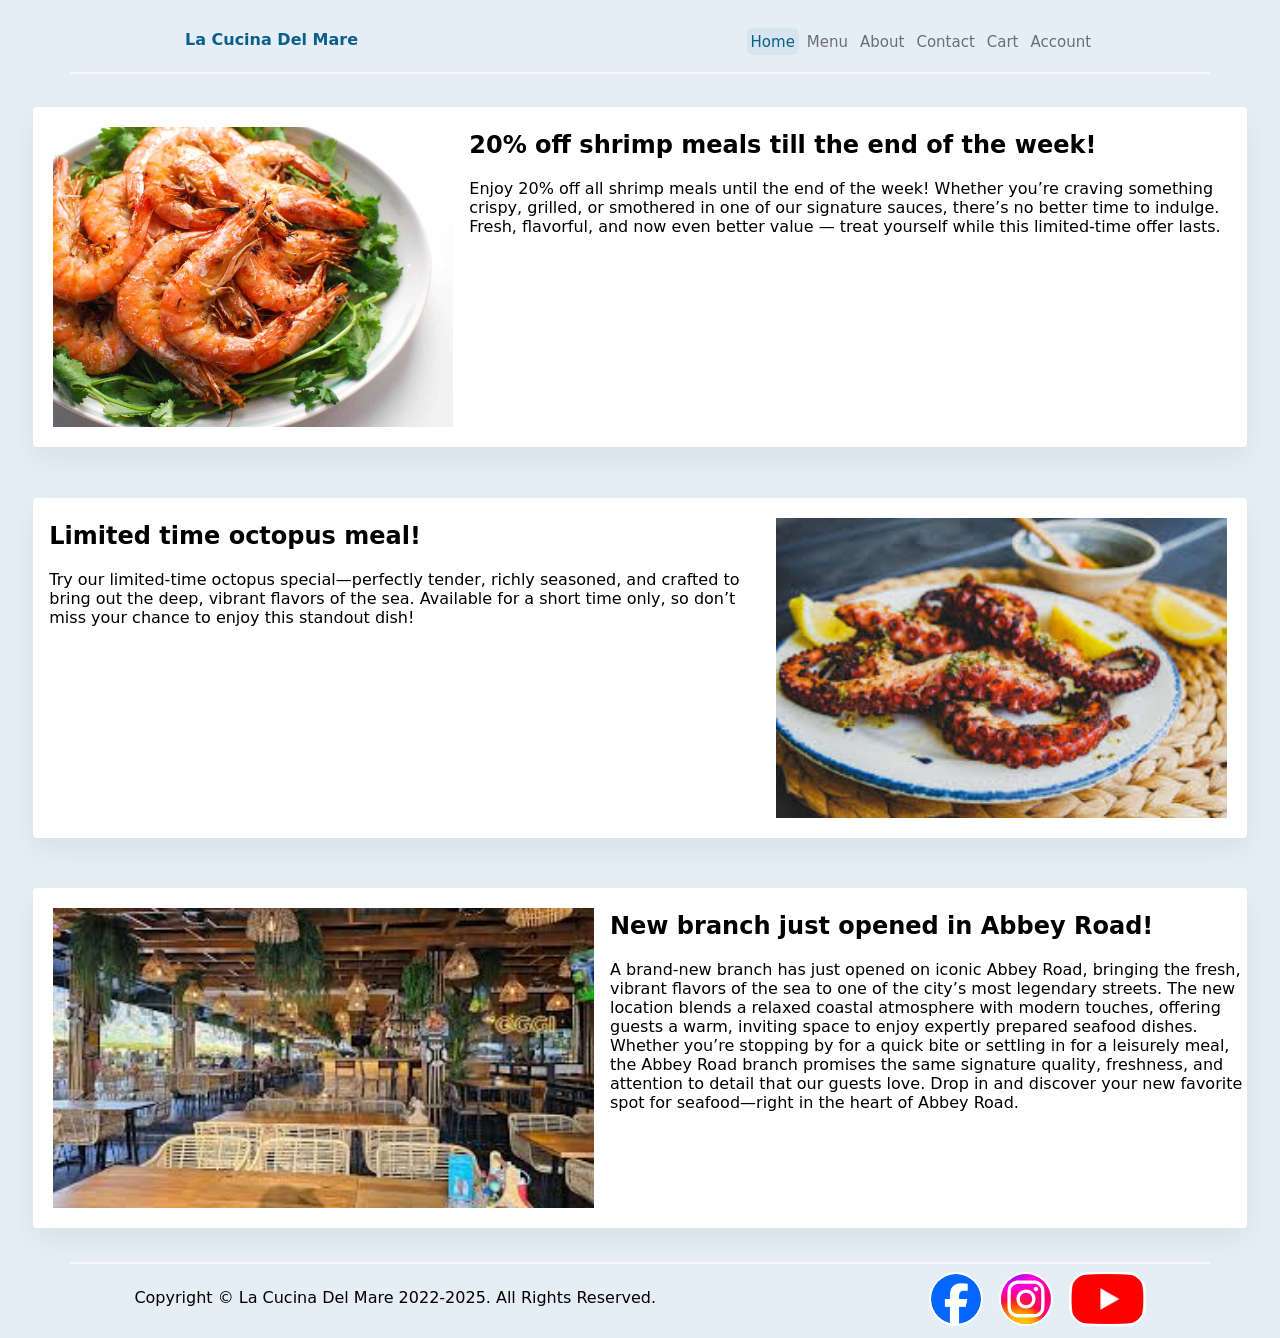
<file: Pages/index.html>
<!DOCTYPE html>
<html lang="en">
  <head>
    <meta charset="UTF-8" />
    <meta name="viewport" content="width=device-width, initial-scale=1.0" />
    <title>La Cucina Del Mare</title>
    <link rel="icon" type="image/x-icon" href="../Assets/prawn.png" />
    <script src="../jquery-3.7.1.min.js.js"></script>
    <link rel="stylesheet" href="../Stylesheets/styleHome.css" />
    <script src="../Scripts/homePageScript.js"></script>
</head>
<body>
    <header>
        <div class="top">
            <div class="logoTitle">
                <h1>La Cucina Del Mare</h1>
            </div>
        <nav>
        <ul class="navBar">
            <li class="cur-page"><a href="">Home</a></li>
            <li><a href="Menu.php">Menu</a></li>
            <li><a href="about-alt.html">About</a></li>
            <li><a href="../Backend/contact.php">Contact</a></li>
            <li><a href="cart.php">Cart</a></li>
            <li><a href="account.php">Account</a></li>
        </ul>  
        </nav>
      </div>
    </header>
    <main>
      <hr class="top-main-seperator" />
      <!-- First Post -->
      <div class="post">
        <div class="img-div">
          <img src="../Assets/shrimp.jpg" class="content-img" width="100%" />
        </div>
        <div class="description">
          <h2>20% off shrimp meals till the end of the week!</h2>
          <p>
            Enjoy 20% off all shrimp meals until the end of the week! Whether
            you’re craving something crispy, grilled, or smothered in one of our
            signature sauces, there’s no better time to indulge. Fresh,
            flavorful, and now even better value — treat yourself while this
            limited-time offer lasts.
          </p>
        </div>
      </div>
      <!-- Second Post -->
      <div class="post">
        <div class="description shift-right">
          <h2>Limited time octopus meal!</h2>
          <p>
            Try our limited-time octopus special—perfectly tender, richly
            seasoned, and crafted to bring out the deep, vibrant flavors of the
            sea. Available for a short time only, so don’t miss your chance to
            enjoy this standout dish!
          </p>
        </div>
        <div class="img-div">
          <img
            src="../Assets/cooked_octo.jpg"
            class="content-img"
            width="100%"
          />
        </div>
      </div>
      <!-- Third Post -->
      <div class="post">
        <div class="img-div">
          <img
            src="../Assets/restaurant_img1.jpg"
            class="content-img"
            width="100%"
            id="photo1"
          />
          <img
            src="../Assets/restaurant_img2.jpg"
            class="content-img"
            width="100%"
            style="display: none"
            id="photo2"
          />
          <img
            src="../Assets/restaurant_img3.jpg"
            class="content-img"
            width="100%"
            style="display: none"
            id="photo3"
          />
        </div>
        <div class="description">
          <h2>New branch just opened in Abbey Road!</h2>
          <p>
            A brand-new branch has just opened on iconic Abbey Road, bringing
            the fresh, vibrant flavors of the sea to one of the city’s most
            legendary streets. The new location blends a relaxed coastal
            atmosphere with modern touches, offering guests a warm, inviting
            space to enjoy expertly prepared seafood dishes. Whether you’re
            stopping by for a quick bite or settling in for a leisurely meal,
            the Abbey Road branch promises the same signature quality,
            freshness, and attention to detail that our guests love. Drop in and
            discover your new favorite spot for seafood—right in the heart of
            Abbey Road.
          </p>
        </div>
      </div>
      <!---->
    </main>
    <hr />
    <footer>
      <p class="Copyright">
        Copyright © La Cucina Del Mare 2022-2025. All Rights Reserved.
      </p>
      <div class="social-media">
        <a href="https://www.facebook.com/" target="_blank"
          ><img src="../Assets/facebook.png" class="social-img"
        /></a>
        <a href="https://www.instagram.com/" target="_blank"
          ><img src="../Assets/Instagram_logo_2022.svg" class="social-img"
        /></a>
        <a href="https://www.youtube.com/" target="_blank"
          ><img
            src="../Assets/Youtube_logo.png"
            class="social-img"
            id="youtube"
        /></a>
      </div>
    </footer>
  </body>
</html>
</file>
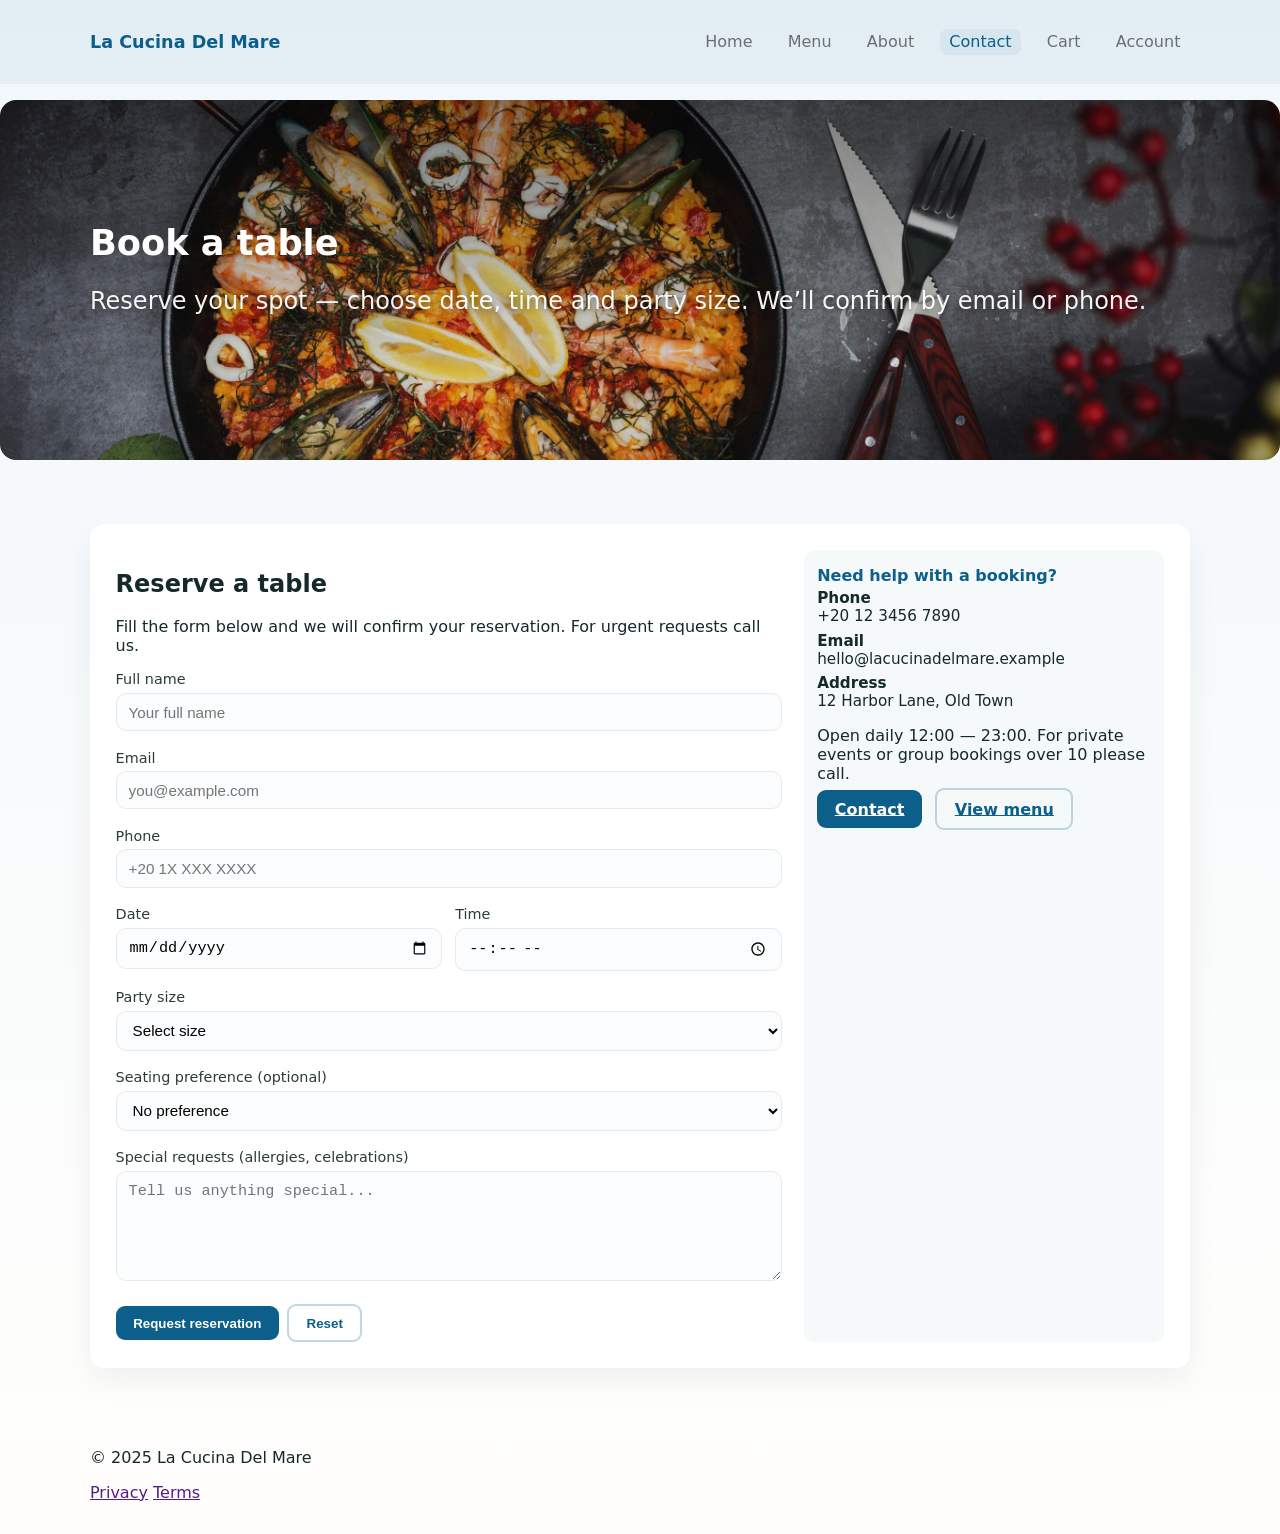
<file: Pages/booktabel.html>
<!DOCTYPE html>
<html lang="en">
  <head>
    <meta charset="utf-8" />
    <meta name="viewport" content="width=device-width, initial-scale=1" />
    <title>Book a table - La Cucina Del Mare</title>
    <link rel="stylesheet" href="../Stylesheets/booktable.css" />
    <link rel="icon" type="image/x-icon" href="../Assets/prawn.png" />
  </head>

  <body>
    <header class="alt-header">
      <div class="alt-container">
        <a class="alt-logo" href="../Pages/index.html">
          La Cucina Del Mare
        </a>
        <nav class="alt-nav">
          <ul>
            <li><a href="../Pages/index.html">Home</a></li>
            <li><a href="../Pages/Menu.php">Menu</a></li>
            <li><a href="../Pages/about-alt.html">About</a></li>
            <li><a href="../Pages/contact.html" class="active">Contact</a></li>
            <li><a href="../Pages/cart.php">Cart</a></li>
            <li><a href="../Pages/account.php">Account</a></li>
          </ul>
        </nav>
      </div>
    </header>

    <main class="alt-main">
      <section class="alt-hero">
        <div class="alt-overlay"></div>
        <div class="alt-hero-inner alt-container">
          <h1>Book a table</h1>
          <p class="sub">
            Reserve your spot — choose date, time and party size. We’ll confirm
            by email or phone.
          </p>
        </div>
      </section>

      <section class="alt-about alt-container" id="booking">
        <div class="contact-card booking-grid">
          <div>
            <h2>Reserve a table</h2>
            <p class="alt-note">
              Fill the form below and we will confirm your reservation. For
              urgent requests call us.
            </p>

            <form id="bookingForm" class="booking-form" novalidate>
              <label for="b-name">Full name</label>
              <input
                id="b-name"
                name="name"
                type="text"
                required
                placeholder="Your full name"
              />

              <label for="b-email">Email</label>
              <input
                id="b-email"
                name="email"
                type="email"
                required
                placeholder="you@example.com"
              />

              <label for="b-phone">Phone</label>
              <input
                id="b-phone"
                name="phone"
                type="tel"
                required
                placeholder="+20 1X XXX XXXX"
              />

              <div class="row">
                <div class="col">
                  <label for="b-date">Date</label>
                  <input id="b-date" name="date" type="date" required />
                </div>
                <div class="col">
                  <label for="b-time">Time</label>
                  <input id="b-time" name="time" type="time" required />
                </div>
              </div>

              <label for="b-size">Party size</label>
              <select id="b-size" name="size" required>
                <option value="">Select size</option>
                <option>1</option>
                <option>2</option>
                <option>3</option>
                <option>4</option>
                <option>5</option>
                <option>6</option>
                <option>7</option>
                <option>8</option>
                <option>9</option>
                <option>10</option>
              </select>

              <label for="b-seating">Seating preference (optional)</label>
              <select id="b-seating" name="seating">
                <option value="">No preference</option>
                <option>Indoor</option>
                <option>Outdoor</option>
                <option>Window</option>
                <option>Quiet corner</option>
              </select>

              <label for="b-requests">
                Special requests (allergies, celebrations)
              </label>
              <textarea
                id="b-requests"
                name="requests"
                placeholder="Tell us anything special..."
              ></textarea>

              <div style="display:flex; gap:0.5rem; align-items:center; margin-top:0.4rem;">
                <button type="submit" class="alt-btn">
                  Request reservation
                </button>
                <button type="reset" class="alt-btn alt-outline">
                  Reset
                </button>
              </div>
            </form>
          </div>

          <aside class="contact-info">
            <h4>Need help with a booking?</h4>
            <div class="contact-meta">
              <div>
                <strong>Phone</strong>
                <div>+20 12 3456 7890</div>
              </div>
              <div>
                <strong>Email</strong>
                <div>hello@lacucinadelmare.example</div>
              </div>
              <div>
                <strong>Address</strong>
                <div>12 Harbor Lane, Old Town</div>
              </div>
            </div>

            <p class="alt-note">
              Open daily 12:00 — 23:00. For private events or group bookings
              over 10 please call.
            </p>

            <div style="margin-top: 0.6rem">
              <a class="alt-btn" href="../Pages/contact.html">Contact</a>
              <a
                style="margin-left: 0.5rem"
                class="alt-btn alt-outline"
                href="../Pages/Menu.html"
              >
                View menu
              </a>
            </div>
          </aside>
        </div>
      </section>
    </main>

    <footer class="alt-footer">
      <div class="alt-container">
        <p>&copy; <span id="alt-year">2025</span> La Cucina Del Mare</p>
        <nav>
          <a href="">Privacy</a>
          <a href="">Terms</a>
        </nav>
      </div>
    </footer>

    <div id="bookingSuccess" class="alt-success">
      <div class="box">
        <h3>Reservation received</h3>
        <p>
          Thanks! Your reservation request has been received. We'll confirm by
          email or phone shortly.
        </p>
        <button id="closeBooking" class="alt-btn">OK</button>
      </div>
    </div>

    <script src="../Scripts/booktable.js"></script>
  </body>
</html>
</file>
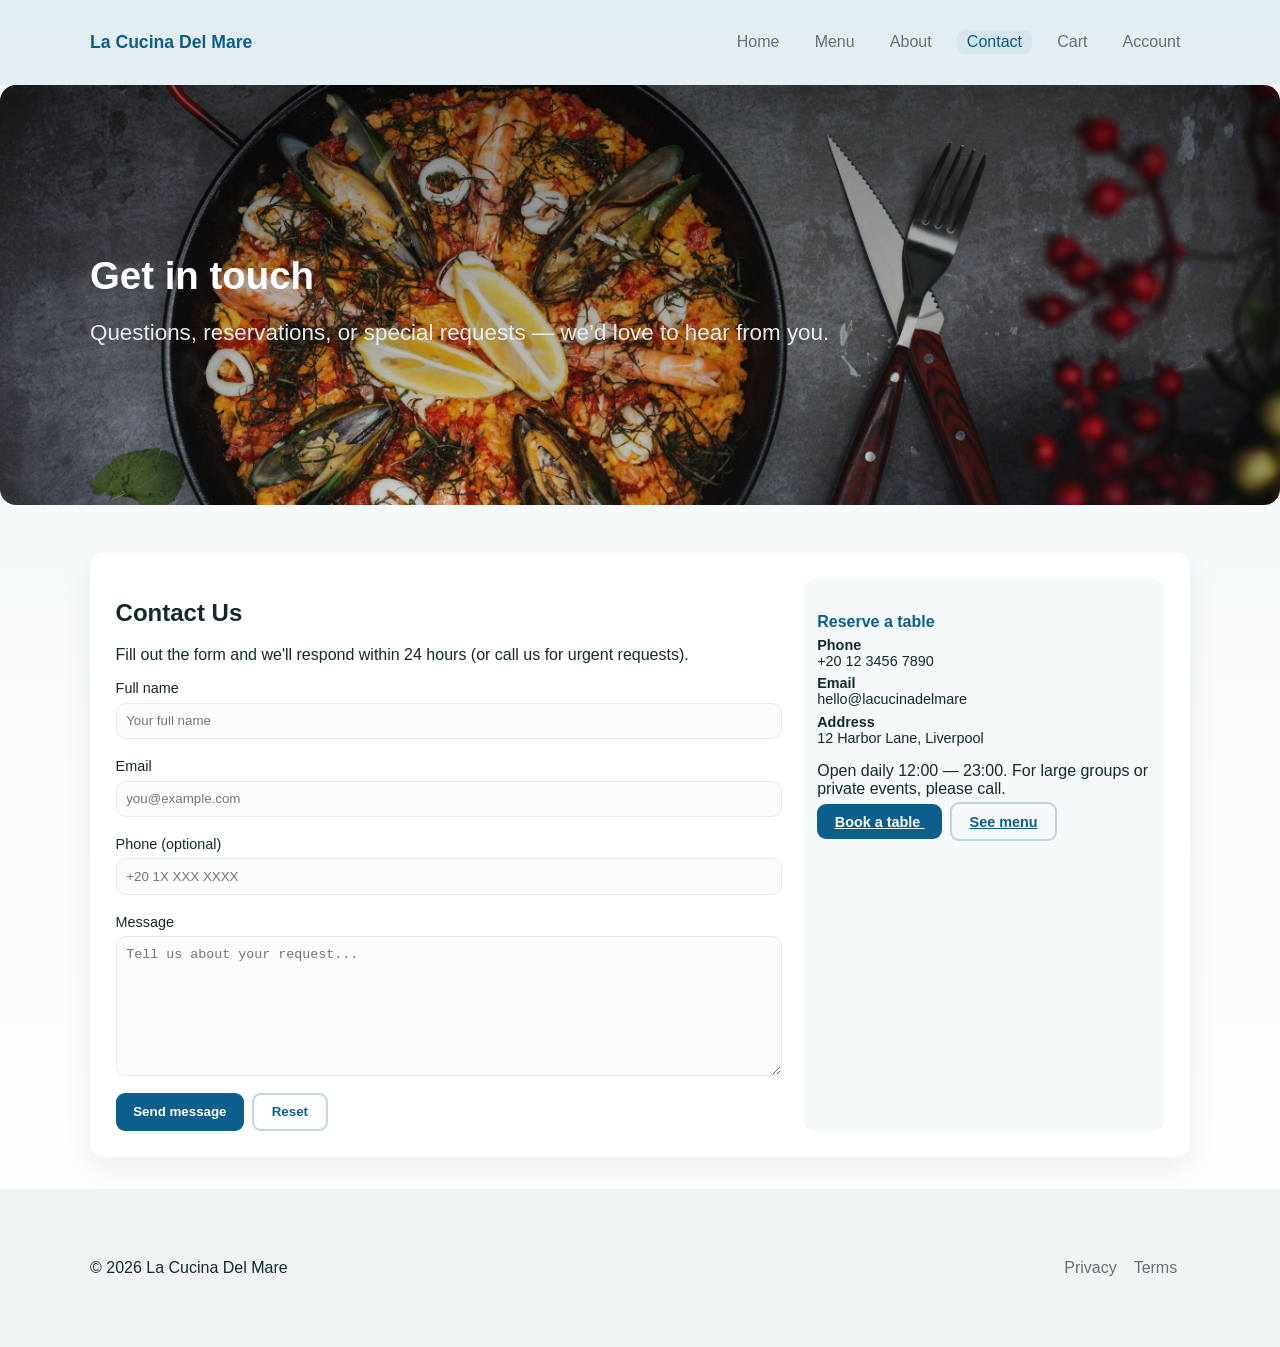
<file: Pages/contact.html>
<!DOCTYPE html>
<html lang="en">
  <head>
    <meta charset="utf-8" />
    <meta name="viewport" content="width=device-width, initial-scale=1" />
    <title>Contact - La Cucina Del Mare</title>

    <link rel="stylesheet" href="../Stylesheets/contact.css" />
    <link rel="icon" href="../Assets/prawn.png" />
  </head>

  <body>
  
    <header class="alt-header">
      <div class="alt-container">
        <a class="alt-logo" href="../Pages/index.html">
          La Cucina Del Mare
        </a>

        <nav class="alt-nav">
          <ul>
            <li><a href="../Pages/index.html">Home</a></li>
            <li><a href="../Pages/Menu.php">Menu</a></li>
            <li><a href="../Pages/about-alt.html">About</a></li>
            <li>
              <a href="../Backend/contact.php" class="active">Contact</a>
            </li>
            <li><a href="../Pages/cart.php">Cart</a></li>
            <li><a href="../Pages/account.php">Account</a></li>
          </ul>
        </nav>
      </div>
    </header>

    
    <main class="alt-main">
     
      <section class="alt-hero">
        <div class="alt-overlay"></div>

        <div class="alt-hero-inner alt-container">
          <h1>Get in touch</h1>
          <p class="sub">
            Questions, reservations, or special requests — we’d love to hear
            from you.
          </p>
        </div>
      </section>

     
      <section class="alt-about alt-container" id="contact">
        <div class="contact-card">
        
          <div>
            <h2>Contact Us</h2>
            <p class="alt-note">
              Fill out the form and we'll respond within 24 hours
              (or call us for urgent requests).
            </p>

            <form
              id="contactForm"
              class="contact-form"
              method="post"
              action="contact.php"
              novalidate
            >
              <label for="name">Full name</label>
              <input
                id="name"
                name="name"
                type="text"
                required
                placeholder="Your full name"
              />

              <label for="email">Email</label>
              <input
                id="email"
                name="email"
                type="email"
                required
                placeholder="you@example.com"
              />

              <label for="phone">Phone (optional)</label>
              <input
                id="phone"
                name="phone"
                type="tel"
                placeholder="+20 1X XXX XXXX"
              />

              <label for="message">Message</label>
              <textarea
                id="message"
                name="message"
                required
                placeholder="Tell us about your request..."
              ></textarea>

              <div style="display: flex; gap: 0.5rem">
                <button type="submit" class="alt-btn">
                  Send message
                </button>
                <button type="reset" class="alt-btn alt-outline">
                  Reset
                </button>
              </div>
            </form>
          </div>

          <aside class="contact-info">
            <h4>Reserve a table</h4>

            <div class="contact-meta">
              <div>
                <strong>Phone</strong>
                <div>+20 12 3456 7890</div>
              </div>

              <div>
                <strong>Email</strong>
                <div>hello@lacucinadelmare</div>
              </div>

              <div>
                <strong>Address</strong>
                <div>12 Harbor Lane, Liverpool</div>
              </div>
            </div>

            <p class="alt-note">
              Open daily 12:00 — 23:00.
              For large groups or private events, please call.
            </p>

            <div style="margin-top: 0.6rem">
              <a
                class="alt-btn"
                href="../Pages/booktabel.html"
                id="bookLink"
              >
                Book a table
              </a>

              <a
                class="alt-btn alt-outline"
                href="../Pages/Menu.html"
                style="margin-left: 0.5rem"
              >
                See menu
              </a>
            </div>
          </aside>
        </div>
      </section>
    </main>

  
    <footer class="alt-footer">
      <div class="alt-container">
        <p>&copy; <span id="alt-year">2025</span> La Cucina Del Mare</p>

        <nav>
          <a href="/privacy.html">Privacy</a>
          <a href="/terms.html">Terms</a>
        </nav>
      </div>
    </footer>

   
    <div id="success" class="alt-success">
      <div class="box">
        <h3>Message sent</h3>
        <p>Thanks! Your message has been prepared.</p>
        <button id="closeSuccess" class="alt-btn">OK</button>
      </div>
    </div>

   
    <script src="../Scripts/contact.js"></script>
  </body>
</html>
</file>
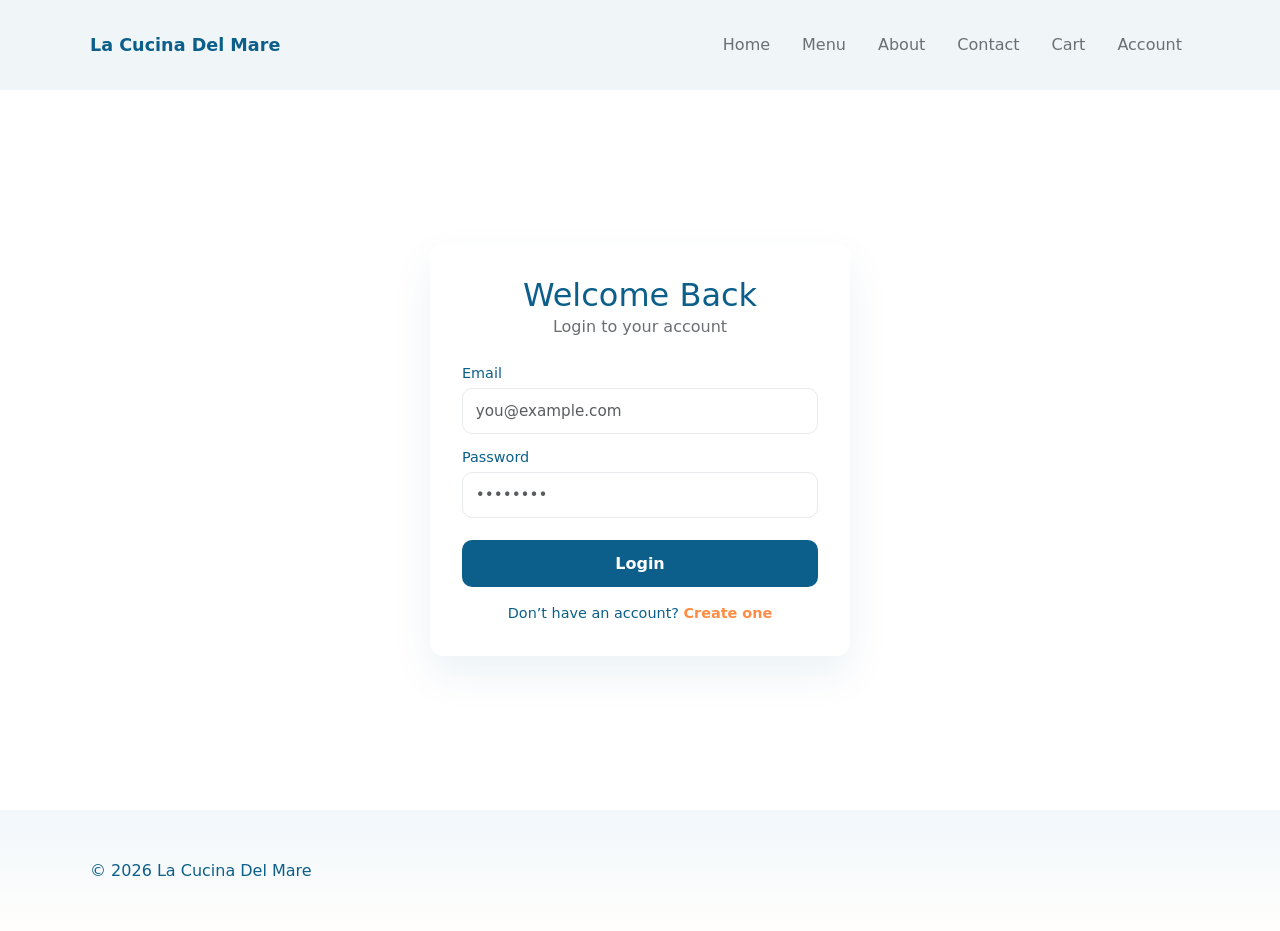
<file: Pages/login.html>
<!DOCTYPE html>
<html lang="en">
  <head>
    <meta charset="UTF-8" />
    <meta name="viewport" content="width=device-width, initial-scale=1.0" />
    <title>Login — La Cucina Del Mare</title>

    <link
      href="https://cdn.jsdelivr.net/npm/bootstrap@5.3.3/dist/css/bootstrap.min.css"
      rel="stylesheet"
    />
    <link rel="stylesheet" href="../Stylesheets/Menu.css" />
    <link rel="stylesheet" href="../Stylesheets/login.css" />
  </head>
  <script>
    const params = new URLSearchParams(window.location.search);
    if (params.get("registered") === "1") {
      const msg = document.getElementById("register-success");
      if (msg) msg.style.display = "block";
    }
  </script>

  <body>
    <!-- Header -->
    <header class="alt-header" role="banner">
      <div class="alt-container">
        <a
          class="alt-logo"
          href="../Pages/index.html"
          aria-label="La Cucina Del Mare homepage"
          >La Cucina Del Mare</a
        >
        <nav class="alt-nav" role="navigation" aria-label="Main navigation">
          <ul>
            <li><a href="../Pages/index.html">Home</a></li>
            <li><a href="../Pages/Menu.php">Menu</a></li>
            <li><a href="../Pages/about-alt.html">About</a></li>
            <li><a href="../Pages/contact.php">Contact</a></li>
            <li><a href="../Pages/cart.php">Cart</a></li>
            <li><a href="../Pages/account.php">Account</a></li>
          </ul>
        </nav>
      </div>
    </header>

    <!-- Main -->
    <main class="login-page">
      <div class="login-card">
        <h2>Welcome Back</h2>
        <p class="login-sub">Login to your account</p>
        <div id="register-success" class="login-success" style="display: none">
          Account created successfully. Please log in.
        </div>

        <form method="post" action="../Backend/login.php" class="login-form">
          <div class="form-group">
            <label for="email">Email</label>
            <input
              id="email"
              type="email"
              name="email"
              class="form-control"
              required
              placeholder="you@example.com"
              autocomplete="email"
            />
          </div>

          <div class="form-group">
            <label for="password">Password</label>
            <input
              id="password"
              type="password"
              name="password"
              class="form-control"
              required
              placeholder="••••••••"
              autocomplete="current-password"
            />
          </div>

          <button type="submit" class="login-btn w-100">Login</button>

          <p class="login-footer text-center mt-3">
            Don’t have an account?
            <a href="../Pages/register.html">Create one</a>
          </p>
        </form>
      </div>
    </main>

    <!-- Footer -->
    <footer class="alt-footer">
      <div class="alt-container">
        <p>© <span id="alt-year"></span> La Cucina Del Mare</p>
      </div>
    </footer>

    <script>
      document.getElementById("alt-year").textContent =
        new Date().getFullYear();
    </script>
  </body>
</html>
</file>
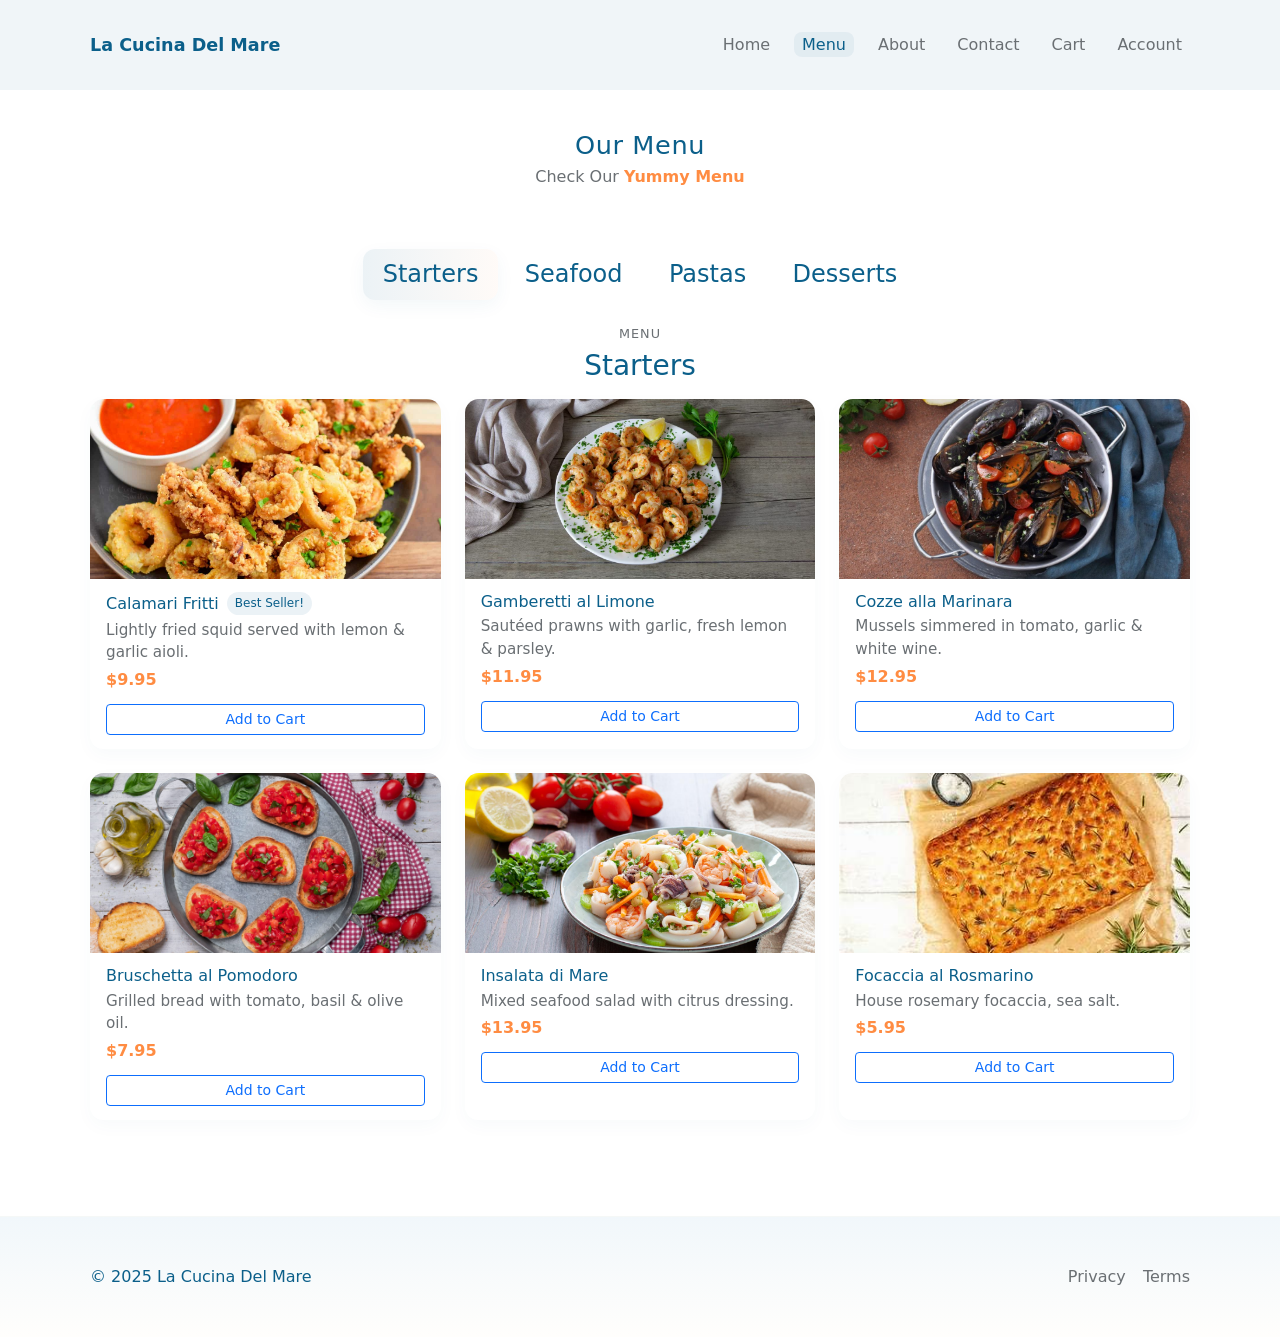
<file: Pages/Menu.html>
<!DOCTYPE html>
<html lang="en">
  <head>
    <meta charset="UTF-8" />
    <meta name="viewport" content="width=device-width, initial-scale=1.0" />
    <title>Menu — La Cucina Del Mare</title>
    <link rel="icon" type="image/x-icon" href="../Assets/prawn.png" />
    <link
      href="https://cdn.jsdelivr.net/npm/bootstrap@5.3.3/dist/css/bootstrap.min.css"
      rel="stylesheet"
    />
    <link rel="stylesheet" href="../Stylesheets/Menu.css" />
  </head>
  <body>
    <header class="alt-header" role="banner">
      <div class="alt-container">
        <a
          class="alt-logo"
          href="../Pages/index.html"
          aria-label="La Cucina Del Mare homepage"
          >La Cucina Del Mare</a
        >
        <nav class="alt-nav" role="navigation" aria-label="Main navigation">
          <ul>
            <li><a href="../Pages/index.html">Home</a></li>
            <li><a href="../Pages/Menu.html" class="active">Menu</a></li>
            <li><a href="../Pages/about-alt.html">About</a></li>
            <li><a href="../Pages/contact.html">Contact</a></li>
            <li><a href="../Pages/cart.php">Cart</a></li>
            <li><a href="../Pages/account.php">Account</a></li>
          </ul>
        </nav>
      </div>
    </header>

    <main>
      <section id="menu" class="menu section" aria-labelledby="menu-heading">
        <div class="container section-title">
          <h2 id="menu-heading">Our Menu</h2>
          <p>
            <span>Check Our</span>
            <span class="description-title">Yummy Menu</span>
          </p>
        </div>

        <div class="alt-container">
          <!-- Tabs -->
          <ul class="nav nav-tabs justify-content-center" role="tablist">
            <li class="nav-item" role="presentation">
              <button
                class="nav-link active"
                id="tab-starters"
                data-bs-toggle="tab"
                data-bs-target="#menu-starters"
                type="button"
                role="tab"
                aria-controls="menu-starters"
                aria-selected="true"
              >
                <h4>Starters</h4>
              </button>
            </li>
            <li class="nav-item" role="presentation">
              <button
                class="nav-link"
                id="tab-beef"
                data-bs-toggle="tab"
                data-bs-target="#menu-beef"
                type="button"
                role="tab"
                aria-controls="menu-beef"
                aria-selected="false"
              >
                <h4>Seafood</h4>
              </button>
            </li>
            <li class="nav-item" role="presentation">
              <button
                class="nav-link"
                id="tab-chicken"
                data-bs-toggle="tab"
                data-bs-target="#menu-chicken"
                type="button"
                role="tab"
                aria-controls="menu-chicken"
                aria-selected="false"
              >
                <h4>Pastas</h4>
              </button>
            </li>
            <li class="nav-item" role="presentation">
              <button
                class="nav-link"
                id="tab-dessert"
                data-bs-toggle="tab"
                data-bs-target="#menu-dessert"
                type="button"
                role="tab"
                aria-controls="menu-dessert"
                aria-selected="false"
              >
                <h4>Desserts</h4>
              </button>
            </li>
          </ul>

          <!-- Tab panes -->
          <div class="tab-content">
            <!-- Starters -->
            <div
              class="tab-pane fade show active"
              id="menu-starters"
              role="tabpanel"
              aria-labelledby="tab-starters"
            >
              <div class="tab-header text-center">
                <p>Menu</p>
                <h3>Starters</h3>
              </div>

              <div class="row g-4">
                <!-- Calamari -->
                <article class="col-12 col-md-6 col-lg-4">
                  <div class="menu-card h-100">
                    <a
                      href="../Assets/Calamari-5.jpg"
                      class="glightbox"
                      aria-label="View Calamari Fritti"
                    >
                      <img
                        src="../Assets/Calamari-5.jpg"
                        alt="Calamari Fritti"
                        class="menu-img img-fluid"
                        loading="lazy"
                      />
                    </a>
                    <div class="menu-card-body">
                      <h4>
                        Calamari Fritti <span class="badge-fresh">Best Seller!</span>
                      </h4>
                      <p class="ingredients">
                        Lightly fried squid served with lemon & garlic aioli.
                      </p>
                      <div class="price">$9.95</div>
                      <form
                        action="../Backend/add_to_cart.php"
                        method="POST"
                        class="mt-2"
                      >
                        <input type="hidden" name="id" value="1" />
                        <input
                          type="hidden"
                          name="name"
                          value="Calamari Fritti"
                        />
                        <input type="hidden" name="price" value="9.95" />
                        <button
                          type="submit"
                          class="btn btn-sm btn-outline-primary w-100"
                        >
                          Add to Cart
                        </button>
                      </form>
                    </div>
                  </div>
                </article>

                <!-- Gamberetti al Limone -->
                <article class="col-12 col-md-6 col-lg-4">
                  <div class="menu-card h-100">
                    <a
                      href="../Assets/12-gamberetti-in-padella-finale-1200x675.avif"
                      class="glightbox"
                      aria-label="View Gamberetti al Limone"
                    >
                      <img
                        src="../Assets/12-gamberetti-in-padella-finale-1200x675.avif"
                        alt="Gamberetti al Limone"
                        class="menu-img img-fluid"
                        loading="lazy"
                      />
                    </a>
                    <div class="menu-card-body">
                      <h4>Gamberetti al Limone</h4>
                      <p class="ingredients">
                        Sautéed prawns with garlic, fresh lemon & parsley.
                      </p>
                      <div class="price">$11.95</div>

                      <form
                        action="../Backend/add_to_cart.php"
                        method="POST"
                        class="mt-2"
                      >
                        <input type="hidden" name="id" value="2" />
                        <input
                          type="hidden"
                          name="name"
                          value="Gamberetti al Limone"
                        />
                        <input type="hidden" name="price" value="11.95" />
                        <button
                          type="submit"
                          class="btn btn-sm btn-outline-primary w-100"
                        >
                          Add to Cart
                        </button>
                      </form>
                    </div>
                  </div>
                </article>

                <!-- Cozze alla Marinara -->
                <article class="col-12 col-md-6 col-lg-4">
                  <div class="menu-card h-100">
                    <a
                      href="../Assets/cozze-alla-marinara-pomodoro-1-1024x683.jpg"
                      class="glightbox"
                      aria-label="View Cozze alla Marinara"
                    >
                      <img
                        src="../Assets/cozze-alla-marinara-pomodoro-1-1024x683.jpg"
                        alt="Cozze alla Marinara"
                        class="menu-img img-fluid"
                        loading="lazy"
                      />
                    </a>
                    <div class="menu-card-body">
                      <h4>Cozze alla Marinara</h4>
                      <p class="ingredients">
                        Mussels simmered in tomato, garlic & white wine.
                      </p>
                      <div class="price">$12.95</div>

                      <form
                        action="../Backend/add_to_cart.php"
                        method="POST"
                        class="mt-2"
                      >
                        <input type="hidden" name="id" value="3" />
                        <input
                          type="hidden"
                          name="name"
                          value="Cozze alla Marinara"
                        />
                        <input type="hidden" name="price" value="12.95" />
                        <button
                          type="submit"
                          class="btn btn-sm btn-outline-primary w-100"
                        >
                          Add to Cart
                        </button>
                      </form>
                    </div>
                  </div>
                </article>

                <article class="col-12 col-md-6 col-lg-4">
                  <div class="menu-card h-100">
                    <a
                      href="../Assets/Bruschetta-al-pomodoro-2.jpg"
                      class="glightbox"
                    >
                      <img
                        src="../Assets/Bruschetta-al-pomodoro-2.jpg"
                        alt="Bruschetta"
                        class="menu-img img-fluid"
                        loading="lazy"
                      />
                    </a>
                    <div class="menu-card-body">
                      <h4>Bruschetta al Pomodoro</h4>
                      <p class="ingredients">
                        Grilled bread with tomato, basil & olive oil.
                      </p>
                      <div class="price">$7.95</div>

                      <form
                        action="../Backend/add_to_cart.php"
                        method="POST"
                        class="mt-2"
                      >
                        <input type="hidden" name="id" value="4" />
                        <input
                          type="hidden"
                          name="name"
                          value="Bruschetta al Pomodoro"
                        />
                        <input type="hidden" name="price" value="7.95" />
                        <button
                          type="submit"
                          class="btn btn-sm btn-outline-primary w-100"
                        >
                          Add to Cart
                        </button>
                      </form>
                    </div>
                  </div>
                </article>

                <article class="col-12 col-md-6 col-lg-4">
                  <div class="menu-card h-100">
                    <a href="../Assets/insalata.jpg" class="glightbox">
                      <img
                        src="../Assets/insalata.jpg"
                        alt="Insalata di Mare"
                        class="menu-img img-fluid"
                        loading="lazy"
                      />
                    </a>
                    <div class="menu-card-body">
                      <h4>Insalata di Mare</h4>
                      <p class="ingredients">
                        Mixed seafood salad with citrus dressing.
                      </p>
                      <div class="price">$13.95</div>

                      <form
                        action="../Backend/add_to_cart.php"
                        method="POST"
                        class="mt-2"
                      >
                        <input type="hidden" name="id" value="5" />
                        <input
                          type="hidden"
                          name="name"
                          value="Insalata di Mare"
                        />
                        <input type="hidden" name="price" value="13.95" />
                        <button
                          type="submit"
                          class="btn btn-sm btn-outline-primary w-100"
                        >
                          Add to Cart
                        </button>
                      </form>
                    </div>
                  </div>
                </article>

                <article class="col-12 col-md-6 col-lg-4">
                  <div class="menu-card h-100">
                    <a href="../Assets/focaccia.jpg" class="glightbox">
                      <img
                        src="../Assets/focaccia.jpg"
                        alt="Focaccia"
                        class="menu-img img-fluid"
                        loading="lazy"
                      />
                    </a>
                    <div class="menu-card-body">
                      <h4>Focaccia al Rosmarino</h4>
                      <p class="ingredients">
                        House rosemary focaccia, sea salt.
                      </p>
                      <div class="price">$5.95</div>

                      <form
                        action="../Backend/add_to_cart.php"
                        method="POST"
                        class="mt-2"
                      >
                        <input type="hidden" name="id" value="6" />
                        <input
                          type="hidden"
                          name="name"
                          value="Focaccia al Rosmarino"
                        />
                        <input type="hidden" name="price" value="5.95" />
                        <button
                          type="submit"
                          class="btn btn-sm btn-outline-primary w-100"
                        >
                          Add to Cart
                        </button>
                      </form>
                    </div>
                  </div>
                </article>
              </div>
            </div>
            <!-- Seafood -->
            <div
              class="tab-pane fade"
              id="menu-beef"
              role="tabpanel"
              aria-labelledby="tab-Seafood"
            >
              <div class="tab-header text-center">
                <p>Menu</p>
                <h3>Seafood</h3>
              </div>

              <div class="row g-4">
                <article class="col-12 col-md-6 col-lg-4">
                  <div class="menu-card">
                    <a
                      href="../Assets/gambary mashwy.jpg"
                      class="glightbox"
                      aria-label="View Gamberi alla griglia"
                    >
                      <img
                        src="../Assets/gambary mashwy.jpg"
                        alt="Gamberi alla griglia"
                        class="menu-img img-fluid"
                        loading="lazy"
                      />
                    </a>
                    <div class="menu-card-body">
                      <h4>Gamberi alla griglia</h4>
                      <p class="ingredients">
                        Grilled shrimp with herb butter & lemon.
                      </p>
                      <div class="price">$15.95</div>

                      <form
                        action="../Backend/add_to_cart.php"
                        method="POST"
                        class="mt-2"
                      >
                        <input type="hidden" name="id" value="7" />
                        <input
                          type="hidden"
                          name="name"
                          value="Gamberi alla griglia"
                        />
                        <input type="hidden" name="price" value="15.95" />
                        <button
                          type="submit"
                          class="btn btn-sm btn-outline-primary w-100"
                        >
                          Add to Cart
                        </button>
                      </form>
                    </div>
                  </div>
                </article>

                <article class="col-12 col-md-6 col-lg-4">
                  <div class="menu-card">
                    <a
                      href="../Assets/BOLTY.jpg"
                      class="glightbox"
                      aria-label="View Branzino al Forno"
                    >
                      <img
                        src="../Assets/BOLTY.jpg"
                        alt="Branzino al Forno"
                        class="menu-img img-fluid"
                        loading="lazy"
                      />
                    </a>
                    <div class="menu-card-body">
                      <h4>Branzino al Forno</h4>
                      <p class="ingredients">
                        Whole sea bass roasted with rosemary & lemon.
                      </p>
                      <div class="price">$22.95</div>

                      <form
                        action="../Backend/add_to_cart.php"
                        method="POST"
                        class="mt-2"
                      >
                        <input type="hidden" name="id" value="8" />
                        <input
                          type="hidden"
                          name="name"
                          value="Branzino al Forno"
                        />
                        <input type="hidden" name="price" value="22.95" />
                        <button
                          type="submit"
                          class="btn btn-sm btn-outline-primary w-100"
                        >
                          Add to Cart
                        </button>
                      </form>
                    </div>
                  </div>
                </article>

                <article class="col-12 col-md-6 col-lg-4">
                  <div class="menu-card">
                    <a
                      href="../Assets/Zuppa.jpg"
                      class="glightbox"
                      aria-label="View Zuppa di Pesce"
                    >
                      <img
                        src="../Assets/Zuppa.jpg"
                        alt="Zuppa di Pesce"
                        class="menu-img img-fluid"
                        loading="lazy"
                      />
                    </a>
                    <div class="menu-card-body">
                      <h4>Zuppa di Pesce</h4>
                      <p class="ingredients">
                        Hearty fish soup with mussels, clams & prawns.
                      </p>
                      <div class="price">$18.50</div>

                      <form
                        action="../Backend/add_to_cart.php"
                        method="POST"
                        class="mt-2"
                      >
                        <input type="hidden" name="id" value="9" />
                        <input
                          type="hidden"
                          name="name"
                          value="Zuppa di Pesce"
                        />
                        <input type="hidden" name="price" value="18.50" />
                        <button
                          type="submit"
                          class="btn btn-sm btn-outline-primary w-100"
                        >
                          Add to Cart
                        </button>
                      </form>
                    </div>
                  </div>
                </article>

                <article class="col-12 col-md-6 col-lg-4">
                  <div class="menu-card">
                    <a
                      href="../Assets/salmon.jpg"
                      class="glightbox"
                      aria-label="View Polpo alla Griglia"
                    >
                      <img
                        src="../Assets/salmon.jpg"
                        alt="Polpo alla Griglia"
                        class="menu-img img-fluid"
                        loading="lazy"
                      />
                    </a>
                    <div class="menu-card-body">
                      <h4>Sinfonia di Salmone</h4>
                      <p class="ingredients">
                        Fresh and smoked salmon with lemon, herbs, and house
                        sauces.
                      </p>
                      <div class="price">$19.95</div>

                      <form
                        action="../Backend/add_to_cart.php"
                        method="POST"
                        class="mt-2"
                      >
                        <input type="hidden" name="id" value="10" />
                        <input
                          type="hidden"
                          name="name"
                          value="Sinfonia di Salmone"
                        />
                        <input type="hidden" name="price" value="19.95" />
                        <button
                          type="submit"
                          class="btn btn-sm btn-outline-primary w-100"
                        >
                          Add to Cart
                        </button>
                      </form>
                    </div>
                  </div>
                </article>

                <article class="col-12 col-md-6 col-lg-4">
                  <div class="menu-card">
                    <a
                      href="../Assets/mix.avif"
                      class="glightbox"
                      aria-label="View Grigliata di Pesce"
                    >
                      <img
                        src="../Assets/mix.avif"
                        alt="Grigliata di Pesce"
                        class="menu-img img-fluid"
                        loading="lazy"
                      />
                    </a>
                    <div class="menu-card-body">
                      <h4>Grigliata di Pesce</h4>
                      <p class="ingredients">
                        Mixed seafood grill — seasonal selection.
                      </p>
                      <div class="price">$28.95</div>

                      <form
                        action="../Backend/add_to_cart.php"
                        method="POST"
                        class="mt-2"
                      >
                        <input type="hidden" name="id" value="11" />
                        <input
                          type="hidden"
                          name="name"
                          value="Grigliata di Pesce"
                        />
                        <input type="hidden" name="price" value="28.95" />
                        <button
                          type="submit"
                          class="btn btn-sm btn-outline-primary w-100"
                        >
                          Add to Cart
                        </button>
                      </form>
                    </div>
                  </div>
                </article>
              </div>
            </div>

            <!-- Pastas -->
            <div
              class="tab-pane fade"
              id="menu-chicken"
              role="tabpanel"
              aria-labelledby="tab-chicken"
            >
              <div class="tab-header text-center">
                <p>Menu</p>
                <h3>Pastas</h3>
              </div>

              <div class="row g-4">
                <article class="col-12 col-md-6 col-lg-4">
                  <div class="menu-card">
                    <a
                      href="../Assets/Con-gamberetti.jpg"
                      class="glightbox"
                      aria-label="View Con gamberetti"
                    >
                      <img
                        src="../Assets/Con-gamberetti.jpg"
                        alt="Con gamberetti"
                        class="menu-img img-fluid"
                        loading="lazy"
                      />
                    </a>
                    <div class="menu-card-body">
                      <h4>Con gamberetti</h4>
                      <p class="ingredients">
                        Pasta with shrimps — tomato & garlic sauce.
                      </p>
                      <div class="price">$13.95</div>

                      <form
                        action="../Backend/add_to_cart.php"
                        method="POST"
                        class="mt-2"
                      >
                        <input type="hidden" name="id" value="12" />
                        <input
                          type="hidden"
                          name="name"
                          value="Con gamberetti"
                        />
                        <input type="hidden" name="price" value="13.95" />
                        <button
                          type="submit"
                          class="btn btn-sm btn-outline-primary w-100"
                        >
                          Add to Cart
                        </button>
                      </form>
                    </div>
                  </div>
                </article>

                <article class="col-12 col-md-6 col-lg-4">
                  <div class="menu-card">
                    <a
                      href="../Assets/sadaf.jpg"
                      class="glightbox"
                      aria-label="View Linguine alle Vongole"
                    >
                      <img
                        src="../Assets/sadaf.jpg"
                        alt="Linguine alle Vongole"
                        class="menu-img img-fluid"
                        loading="lazy"
                      />
                    </a>
                    <div class="menu-card-body">
                      <h4>Linguine alle Vongole</h4>
                      <p class="ingredients">
                        Linguine with clams, white wine & parsley.
                      </p>
                      <div class="price">$16.50</div>

                      <form
                        action="../Backend/add_to_cart.php"
                        method="POST"
                        class="mt-2"
                      >
                        <input type="hidden" name="id" value="13" />
                        <input
                          type="hidden"
                          name="name"
                          value="Linguine alle Vongole"
                        />
                        <input type="hidden" name="price" value="16.50" />
                        <button
                          type="submit"
                          class="btn btn-sm btn-outline-primary w-100"
                        >
                          Add to Cart
                        </button>
                      </form>
                    </div>
                  </div>
                </article>

                <article class="col-12 col-md-6 col-lg-4">
                  <div class="menu-card">
                    <a
                      href="../Assets/scolgio.jpg"
                      class="glightbox"
                      aria-label="View Spaghetti allo Scoglio"
                    >
                      <img
                        src="../Assets/scolgio.jpg"
                        alt="Spaghetti allo Scoglio"
                        class="menu-img img-fluid"
                        loading="lazy"
                      />
                    </a>
                    <div class="menu-card-body">
                      <h4>Spaghetti allo Scoglio</h4>
                      <p class="ingredients">
                        Mixed seafood with spaghetti in light tomato sauce.
                      </p>
                      <div class="price">$17.95</div>

                      <form
                        action="../Backend/add_to_cart.php"
                        method="POST"
                        class="mt-2"
                      >
                        <input type="hidden" name="id" value="14" />
                        <input
                          type="hidden"
                          name="name"
                          value="Spaghetti allo Scoglio"
                        />
                        <input type="hidden" name="price" value="17.95" />
                        <button
                          type="submit"
                          class="btn btn-sm btn-outline-primary w-100"
                        >
                          Add to Cart
                        </button>
                      </form>
                    </div>
                  </div>
                </article>

                <article class="col-12 col-md-6 col-lg-4">
                  <div class="menu-card">
                    <a
                      href="../Assets/pesto2.jpg"
                      class="glightbox"
                      aria-label="View Fettuccine al Pesto"
                    >
                      <img
                        src="../Assets/pesto2.jpg"
                        alt="Fettuccine al Pesto"
                        class="menu-img img-fluid"
                        loading="lazy"
                      />
                    </a>
                    <div class="menu-card-body">
                      <h4>Fettuccine al Pesto</h4>
                      <p class="ingredients">
                        Fresh basil pesto, pine nuts & parmesan.
                      </p>
                      <div class="price">$12.50</div>

                      <form
                        action="../Backend/add_to_cart.php"
                        method="POST"
                        class="mt-2"
                      >
                        <input type="hidden" name="id" value="15" />
                        <input
                          type="hidden"
                          name="name"
                          value="Fettuccine al Pesto"
                        />
                        <input type="hidden" name="price" value="12.50" />
                        <button
                          type="submit"
                          class="btn btn-sm btn-outline-primary w-100"
                        >
                          Add to Cart
                        </button>
                      </form>
                    </div>
                  </div>
                </article>

                <article class="col-12 col-md-6 col-lg-4">
                  <div class="menu-card">
                    <a
                      href="../Assets/ravioli.jpg"
                      class="glightbox"
                      aria-label="View Ravioli di Ricotta e Spinaci"
                    >
                      <img
                        src="../Assets/ravioli.jpg"
                        alt="Ravioli di Ricotta e Spinaci"
                        class="menu-img img-fluid"
                        loading="lazy"
                      />
                    </a>
                    <div class="menu-card-body">
                      <h4>Ravioli di Ricotta e Spinaci</h4>
                      <p class="ingredients">Homemade ravioli, sage butter.</p>
                      <div class="price">$14.95</div>

                      <form
                        action="../Backend/add_to_cart.php"
                        method="POST"
                        class="mt-2"
                      >
                        <input type="hidden" name="id" value="16" />
                        <input
                          type="hidden"
                          name="name"
                          value="Ravioli di Ricotta e Spinaci"
                        />
                        <input type="hidden" name="price" value="14.95" />
                        <button
                          type="submit"
                          class="btn btn-sm btn-outline-primary w-100"
                        >
                          Add to Cart
                        </button>
                      </form>
                    </div>
                  </div>
                </article>
              </div>
            </div>

            <!-- Desserts -->
            <div
              class="tab-pane fade"
              id="menu-dessert"
              role="tabpanel"
              aria-labelledby="tab-dessert"
            >
              <div class="tab-header text-center">
                <p>Menu</p>
                <h3>Desserts</h3>
              </div>

              <div class="row g-4">
                <article class="col-12 col-md-6 col-lg-4">
                  <div class="menu-card">
                    <a
                      href="../Assets/tiramisu.jpg"
                      class="glightbox"
                      aria-label="View Tiramisu della Casa"
                    >
                      <img
                        src="../Assets/tiramisu.jpg"
                        alt="Tiramisu della Casa"
                        class="menu-img img-fluid"
                        loading="lazy"
                      />
                    </a>
                    <div class="menu-card-body">
                      <h4>Tiramisu della Casa</h4>
                      <p class="ingredients">
                        Classic tiramisu with espresso & mascarpone.
                      </p>
                      <div class="price">$6.95</div>

                      <form
                        action="../Backend/add_to_cart.php"
                        method="POST"
                        class="mt-2"
                      >
                        <input type="hidden" name="id" value="17" />
                        <input
                          type="hidden"
                          name="name"
                          value="Tiramisu della Casa"
                        />
                        <input type="hidden" name="price" value="6.95" />
                        <button
                          type="submit"
                          class="btn btn-sm btn-outline-primary w-100"
                        >
                          Add to Cart
                        </button>
                      </form>
                    </div>
                  </div>
                </article>

                <article class="col-12 col-md-6 col-lg-4">
                  <div class="menu-card">
                    <a
                      href="../Assets/panna-cotta.jpg"
                      class="glightbox"
                      aria-label="View Panna Cotta"
                    >
                      <img
                        src="../Assets/panna-cotta.jpg"
                        alt="Panna Cotta"
                        class="menu-img img-fluid"
                        loading="lazy"
                      />
                    </a>
                    <div class="menu-card-body">
                      <h4>Panna Cotta</h4>
                      <p class="ingredients">
                        Silky vanilla panna cotta with berry coulis.
                      </p>
                      <div class="price">$7.25</div>

                      <form
                        action="../Backend/add_to_cart.php"
                        method="POST"
                        class="mt-2"
                      >
                        <input type="hidden" name="id" value="18" />
                        <input type="hidden" name="name" value="Panna Cotta" />
                        <input type="hidden" name="price" value="7.25" />
                        <button
                          type="submit"
                          class="btn btn-sm btn-outline-primary w-100"
                        >
                          Add to Cart
                        </button>
                      </form>
                    </div>
                  </div>
                </article>

                <article class="col-12 col-md-6 col-lg-4">
                  <div class="menu-card">
                    <a
                      href="../Assets/cannoli.jpg"
                      class="glightbox"
                      aria-label="View Cannoli Siciliani"
                    >
                      <img
                        src="../Assets/cannoli.jpg"
                        alt="Cannoli Siciliani"
                        class="menu-img img-fluid"
                        loading="lazy"
                      />
                    </a>
                    <div class="menu-card-body">
                      <h4>Cannoli Siciliani</h4>
                      <p class="ingredients">
                        Crispy pastry shells filled with sweet ricotta.
                      </p>
                      <div class="price">$5.95</div>

                      <form
                        action="../Backend/add_to_cart.php"
                        method="POST"
                        class="mt-2"
                      >
                        <input type="hidden" name="id" value="19" />
                        <input
                          type="hidden"
                          name="name"
                          value="Cannoli Siciliani"
                        />
                        <input type="hidden" name="price" value="5.95" />
                        <button
                          type="submit"
                          class="btn btn-sm btn-outline-primary w-100"
                        >
                          Add to Cart
                        </button>
                      </form>
                    </div>
                  </div>
                </article>

                <article class="col-12 col-md-6 col-lg-4">
                  <div class="menu-card">
                    <a
                      href="../Assets/gelato.jpg"
                      class="glightbox"
                      aria-label="View Gelato al Limone"
                    >
                      <img
                        src="../Assets/gelato.jpg"
                        alt="Gelato al Limone"
                        class="menu-img img-fluid"
                        loading="lazy"
                      />
                    </a>
                    <div class="menu-card-body">
                      <h4>Gelato al Limone</h4>
                      <p class="ingredients">House-made lemon gelato.</p>
                      <div class="price">$4.95</div>

                      <form
                        action="../Backend/add_to_cart.php"
                        method="POST"
                        class="mt-2"
                      >
                        <input type="hidden" name="id" value="20" />
                        <input
                          type="hidden"
                          name="name"
                          value="Gelato al Limone"
                        />
                        <input type="hidden" name="price" value="4.95" />
                        <button
                          type="submit"
                          class="btn btn-sm btn-outline-primary w-100"
                        >
                          Add to Cart
                        </button>
                      </form>
                    </div>
                  </div>
                </article>

                <article class="col-12 col-md-6 col-lg-4">
                  <div class="menu-card">
                    <a
                      href="../Assets/torta.jpg"
                      class="glightbox"
                      aria-label="View Torta al Cioccolato"
                    >
                      <img
                        src="../Assets/torta.jpg"
                        alt="Torta al Cioccolato"
                        class="menu-img img-fluid"
                        loading="lazy"
                      />
                    </a>
                    <div class="menu-card-body">
                      <h4>Torta al Cioccolato</h4>
                      <p class="ingredients">
                        Warm chocolate cake with vanilla gelato.
                      </p>
                      <div class="price">$7.95</div>

                      <form
                        action="../Backend/add_to_cart.php"
                        method="POST"
                        class="mt-2"
                      >
                        <input type="hidden" name="id" value="21" />
                        <input
                          type="hidden"
                          name="name"
                          value="Torta al Cioccolato"
                        />
                        <input type="hidden" name="price" value="7.95" />
                        <button
                          type="submit"
                          class="btn btn-sm btn-outline-primary w-100"
                        >
                          Add to Cart
                        </button>
                      </form>
                    </div>
                  </div>
                </article>
              </div>
            </div>
          </div>
          <!-- /.tab-content -->
        </div>
        <!-- /.alt-container -->
      </section>
    </main>

    <footer class="alt-footer" role="contentinfo">
      <div class="alt-container">
        <p>© <span id="alt-year">2025</span> La Cucina Del Mare</p>
        <nav>
          <a href="">Privacy</a>
          <a href="">Terms</a>
        </nav>
      </div>
    </footer>

    <script src="https://cdn.jsdelivr.net/npm/bootstrap@5.3.3/dist/js/bootstrap.bundle.min.js"></script>
  </body>
</html>
</file>
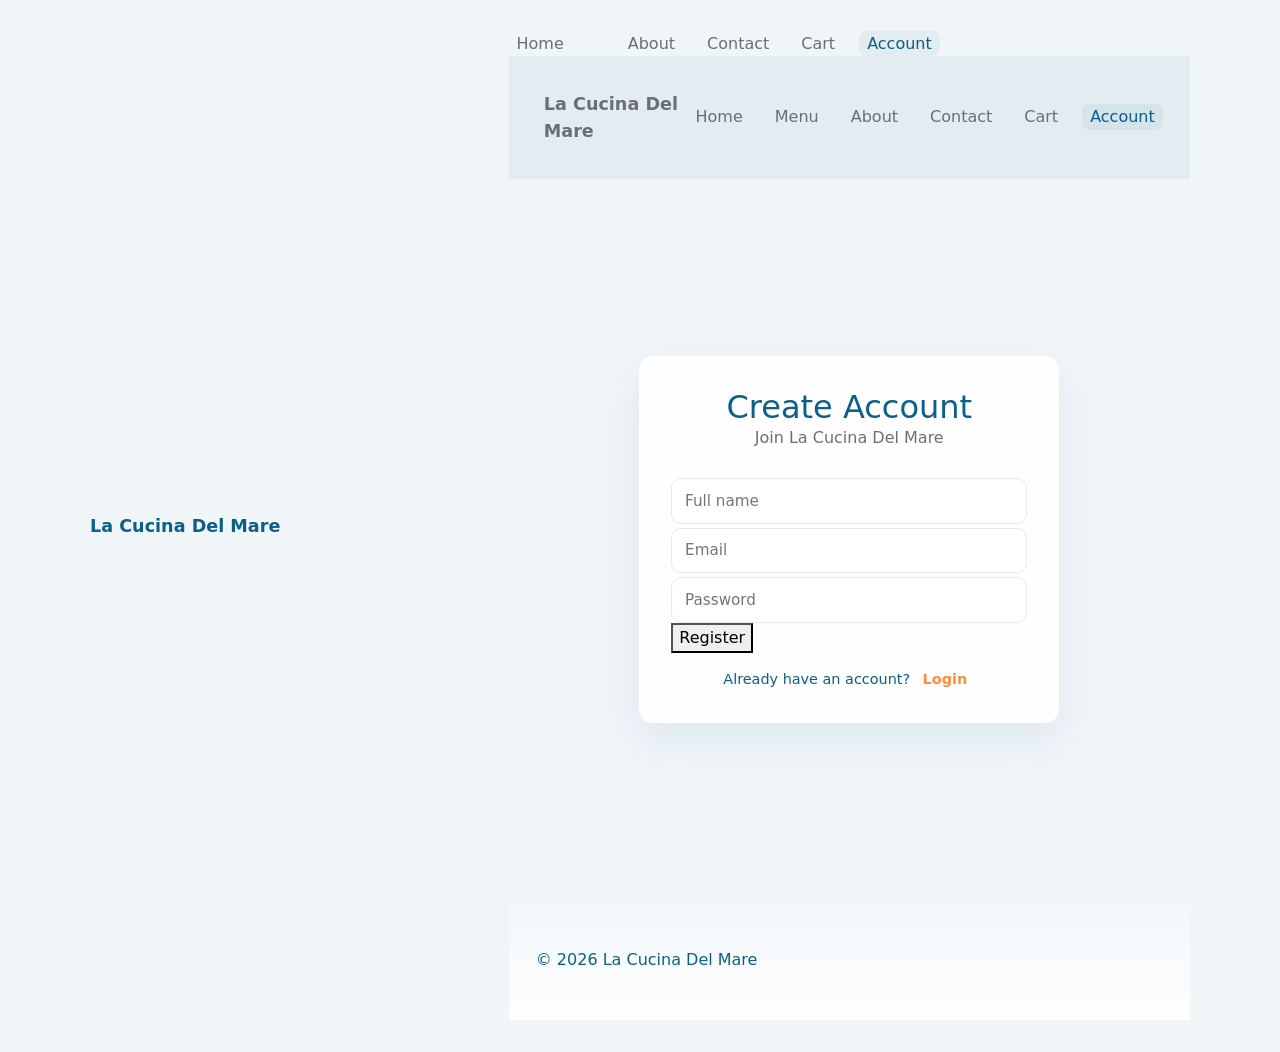
<file: Pages/register.html>
<!DOCTYPE html>
<html lang="en">
<head>
  <meta charset="UTF-8" />
  <meta name="viewport" content="width=device-width, initial-scale=1.0" />
  <title>Register — La Cucina Del Mare</title>

  <link href="https://cdn.jsdelivr.net/npm/bootstrap@5.3.3/dist/css/bootstrap.min.css" rel="stylesheet" />
  <link rel="stylesheet" href="../Stylesheets/Menu.css" />
  <link rel="stylesheet" href="../Stylesheets/login.css" />
</head>

<body>
  <!-- Header -->
 <header class="alt-header" role="banner">
      <div class="alt-container">
        <a class="alt-logo" href="../Pages/index.html" aria-label="La Cucina Del Mare homepage"
          >La Cucina Del Mare</a
        >
        <nav class="alt-nav" role="navigation" aria-label="Main navigation">
          <ul>
  <li><a href="../Pages/index.html">Home</a></li>
  <li><a href="../Pages/Menu.php"></a></li>
  <li><a href="../Pages/about-alt.html">About</a></li>
  <li><a href="../Pages/contact.php">Contact</a></li>
  <li><a href="../Pages/cart.php">Cart</a></li>
  <li><a href="../Pages/account.php" class="active">Account</a></li>
</ul>
  <!-- Header -->
  <header class="alt-header">
    <div class="alt-container">
      <a class="alt-logo" href="../Pages/index.html">
        La Cucina Del Mare
      </a>

      <nav class="alt-nav">
        <ul>
          <li><a href="../Pages/index.html">Home</a></li>
          <li><a href="../Pages/Menu.html">Menu</a></li>
          <li><a href="../Pages/about-alt.html">About</a></li>
          <li><a href="../Pages/contact.html">Contact</a></li>
          <li><a href="../Pages/cart.php">Cart</a></li>
          <li><a href="../Pages/account.php" class="active">Account</a></li>
        </ul>
      </nav>
    </div>
  </header>

  <!-- Main -->
  <main class="login-page">
    <div class="login-card">
      <h2>Create Account</h2>
      <p class="login-sub">Join La Cucina Del Mare</p>

      <form method="POST" action="../Backend/register.php">
        <input type="text" name="name" placeholder="Full name" required>
        <input type="email" name="email" placeholder="Email" required>
        <input type="password" name="password" placeholder="Password" required>

        <button type="submit">Register</button>
      </form>

      <p class="login-footer">
        Already have an account?
        <a href="../Pages/login.html">Login</a>
      </p>
    </div>
  </main>

  <!-- Footer -->
  <footer class="alt-footer">
    <div class="alt-container">
      <p>© <span id="alt-year"></span> La Cucina Del Mare</p>
    </div>
  </footer>

  <script>
    document.getElementById("alt-year").textContent = new Date().getFullYear();
  </script>

</body>
</html>
</file>
<file: Stylesheets/styleHome.css>
:root{
    --primary: #0b5f8a;
    --accent: #ff8c42;
    --post-color: #ffffff;
    --bg: #e4eef4;
    --muted: #6a6f73;
    background-color: var(--bg);
}
body{
    font-family: system-ui, -apple-system, BlinkMacSystemFont, 'Segoe UI', Roboto, Oxygen, Ubuntu, Cantarell, 'Open Sans', 'Helvetica Neue', sans-serif;
}
.top{
    color: var(--primary); 
    display: flex;
    justify-content: space-between;
    padding: 2%;
    height: 40px;
    padding: 0 4%;
    margin: 12px 10%;
}
.logoTitle{
    min-width: 155px;
    display: flex;
    flex: 2;
}
.logo-img{
    height: 100%;
}
.navBar{
    display: block;
}
h1{
    font-size: 16px;
    margin-top: 18px;
    margin-bottom: 0px;
}
button{
    width: 75px;
    height: 75px;
}
hr{
    width: 90%;
    border-style: solid;
    border-color: #f3f5ff;
}
.post{
    flex: 1 1 auto;
    min-width: 80%;
    display: flex;
    flex-wrap: wrap;
    margin: 2%;
    justify-content: center;
    max-height: 600px;
    border-width: 4px;
    border-style: solid;
    border-color: var(--post-color);
    border-radius: 4px;
    background-color: var(--post-color);
    box-shadow: 0 12px 30px rgba(20,40,40,0.06);
}
.shift-right{
    margin-left: 12px;
}
.post img{
    height: 300px;
    margin: 12px;
    border-width: 4px;
    border-radius: 4px;
    border-style: solid;
    border-color: var(--post-color);

}
.description{
    flex:1;
    min-width: 35%;
}
.img-div{
    display: flex;

}
main{
    display: flex;
    flex-wrap: wrap;
}
nav{
    flex: 1;
}
.navBar{
    display: flex;
    list-style: none;
    justify-content: space-evenly;
    gap: 4px;
}
a{
    box-sizing: content-box;
    text-decoration: none;
    font-size: 15px;
    color: var(--muted);
}
li{
    padding: 4px;
    border-color: var(--bg);
    border-radius: 6px;
}
li:hover{
    border-color: rgba(11, 95, 138, 0.06);
    background-color: rgba(11, 95, 138, 0.06);
}
a:hover{
    color: var(--primary);
}
/*Highlights currently selected page*/
.cur-page{
    border-color: rgba(11, 95, 138, 0.06);
    background-color: rgba(11, 95, 138, 0.06);
}
.cur-page a{
    color: var(--primary);
}
@media (max-width: 700px) {
    .top{
        margin-left: 0;
    }
}
footer{
    margin: 0 10%;
    display: flex;
    justify-content: space-between;
}
.social-media{
    display: flex;
    gap: 16px;
}
.social-img{
    height: 50px;
    border-color: var(--post-color);
    border-width: 2px;
    border-style: solid;
    border-radius: 64px;
    position: relative;
}
#youtube{
    border-radius: 20px;
}
:root {
    /* colors Zyad chose
  --primary: #0b5f8a; /* deep sea blue */
  /*--accent: #ff8c42; /* coral */
  /*--muted: #6a6f73;
  --surface: #ffffff;
  --card-radius: 14px;
  */
}
</file>
<file: Stylesheets/booktable.css>
:root {
  --bg: linear-gradient(180deg, #f1f7fb 0%, #fffefc 100%);
  --primary: #0b5f8a;
  --accent: #ff8c42;
  --muted: #6a6f73;
  --surface: #ffffff;
  --card-radius: 14px;
}


* { box-sizing: border-box; }
body {
  margin: 0;
  font-family: Inter, system-ui, -apple-system, 'Segoe UI', Roboto, Arial;
  background: var(--bg);
  color: #15292b;
  -webkit-font-smoothing: antialiased;
}
.alt-container {
  width: min(92%, 1100px);
  margin: 0 auto;
  padding: 2rem 0;
}


.alt-header { background: rgba(11, 95, 138, 0.06); }
.alt-header .alt-container { display:flex; justify-content:space-between; align-items:center; }
.alt-logo { color: var(--primary); font-weight:700; text-decoration:none; font-size:1.1rem;}
.alt-nav ul { padding:0; margin:0; display:flex; gap:1rem; list-style:none;}
.alt-nav a { color: var(--muted); text-decoration:none; padding:0.2rem 0.6rem; border-radius:8px; }
.alt-nav a.active, .alt-nav a:hover { color:var(--primary); background: rgba(11,95,138,0.06); }


.alt-hero { position: relative; min-height: 360px; display:flex; align-items:center; border-radius: 12px; margin: 1rem 0; overflow: visible; }
.alt-overlay {
  position: absolute;
  inset: 0;
  border-radius: 16px;
  background:
    linear-gradient(
      180deg,
      rgba(0, 0, 0, 0.45) 0%,     
      rgba(0, 0, 0, 0.15) 70%
    ),
    url('../Assets/seafood4.jpg') center/cover no-repeat;
}
.alt-hero-inner { position: relative; z-index: 2; padding: 2.2rem 0; }
.alt-hero h1 { color:#fff; font-size:2.2rem; margin:0 0 0.4rem; }
.alt-hero .sub { color: rgba(255,255,255,0.95); text-shadow: 0 2px 6px rgba(0,0,0,0.45)  ;font-size: x-large; }


.contact-card.booking-grid {
  background: var(--surface);
  border-radius: var(--card-radius);
  padding: 1.6rem;
  box-shadow: 0 12px 30px rgba(20,40,40,0.06);
  display: grid;
  grid-template-columns: 1fr 360px;
  gap: 1.4rem;
  margin-top: 1rem;
}


.booking-form label { display:block; font-size:0.9rem; margin:0.35rem 0; color:#2b3b3b; }
.booking-form input, .booking-form textarea, .booking-form select {
  width: 100%; padding: 0.6rem 0.75rem; border-radius: 10px; font-size:0.95rem;
  border: 1px solid #e7eaec; background: #fbfcfd; margin-bottom: 0.8rem;
}
.booking-form textarea { min-height: 110px; resize: vertical; }
.row { display:flex; gap:0.8rem; }
.row .col { flex:1; }


.alt-btn {
  background: var(--primary); color:#fff; border:0; padding:0.6rem 1.1rem; border-radius:9px; cursor:pointer; font-weight:600;
}
.alt-btn.alt-outline { background: transparent; color: var(--primary); border: 2px solid rgba(11,95,138,0.25); }


.contact-info { background: rgba(11,95,138,0.04); padding: 0.8rem; border-radius: 10px; height: 100%; }
.contact-info h4 { margin: 0.2rem 0 0.3rem; color: var(--primary); }
.contact-meta div { margin-bottom: 0.4rem; font-size:0.95rem; }


.alt-success { position: fixed; inset:0; display:none; align-items:center; justify-content:center; background: rgba(0,0,0,0.35); }
.alt-success[aria-hidden="false"] { display:flex; }
.alt-success .box { background: var(--surface); padding: 1rem; border-radius: 10px; max-width:420px; width:92%; text-align:center; }


@media (max-width: 860px) {
  .contact-card.booking-grid { grid-template-columns: 1fr; }
  .row { flex-direction: column; }
}
</file>
<file: Stylesheets/contact.css>
* {
  box-sizing: border-box;
}

body {
  margin: 0;
  font-family: Arial, sans-serif;
  background: linear-gradient(180deg, #f1f7fb 0%, #fffefc 100%);
  color: #15292b;
}

/* CONTAINER */
.alt-container {
  width: 92%;
  max-width: 1100px;
  margin: auto;
  padding: 2rem 0;
}

/* HEADER */
.alt-header {
  background: rgba(11, 95, 138, 0.06);
}

.alt-header .alt-container {
  display: flex;
  justify-content: space-between;
  align-items: center;
}

.alt-logo {
  color: #0b5f8a;
  font-weight: bold;
  text-decoration: none;
  font-size: 1.1rem;
}

/* NAV */
.alt-nav ul {
  list-style: none;
  padding: 0;
  margin: 0;
  display: flex;
  gap: 1rem;
}

.alt-nav a {
  text-decoration: none;
  color: #6a6f73;
  padding: 0.2rem 0.6rem;
  border-radius: 8px;
}

.alt-nav a:hover,
.alt-nav a.active {
  background: rgba(11, 95, 138, 0.06);
  color: #0b5f8a;
}

/* HERO */
.alt-hero {
  position: relative;
  min-height: 420px;
  display: flex;
  align-items: center;
}

.alt-overlay {
  position: absolute;
  top: 0;
  left: 0;
  right: 0;
  bottom: 0;
  border-radius: 16px;
  background:
    linear-gradient(
      rgba(0, 0, 0, 0.45),
      rgba(0, 0, 0, 0.15)
    ),
    url('../Assets/seafood4.jpg') center/cover no-repeat;
}

.alt-hero-inner {
  position: relative;
  z-index: 1;
  padding: 3rem 0;
}

.alt-hero h1 {
  color: white;
  font-size: 2.4rem;
  margin-bottom: 0.5rem;
}

.alt-hero .sub {
  color: #eaeaea;
  font-size: 1.4rem;
}

/* CONTACT CARD */
.contact-card {
  background: white;
  border-radius: 14px;
  padding: 1.6rem;
  margin-top: 1rem;
  box-shadow: 0 12px 30px rgba(0, 0, 0, 0.06);
  display: grid;
  grid-template-columns: 1fr 360px;
  gap: 1.4rem;
}

/* FORM */
.contact-form label {
  display: block;
  margin: 0.4rem 0;
  font-size: 0.9rem;
}

.contact-form input,
.contact-form textarea {
  width: 100%;
  padding: 0.6rem;
  border-radius: 10px;
  border: 1px solid #e7eaec;
  background: #fbfcfd;
  margin-bottom: 0.8rem;
}

.contact-form textarea {
  min-height: 140px;
  resize: vertical;
}

/* BUTTONS */
.alt-btn {
  background: #0b5f8a;
  color: white;
  border: none;
  padding: 0.6rem 1.1rem;
  border-radius: 9px;
  cursor: pointer;
  font-weight: bold;
}

.alt-btn.alt-outline {
  background: transparent;
  color: #0b5f8a;
  border: 2px solid rgba(11, 95, 138, 0.25);
}

/* CONTACT INFO */
.contact-info {
  background: rgba(11, 95, 138, 0.04);
  padding: 0.8rem;
  border-radius: 10px;
}

.contact-info h4 {
  color: #0b5f8a;
  margin-bottom: 0.4rem;
}

.contact-info div {
  font-size: 0.9rem;
  margin-bottom: 0.4rem;
}

/* FOOTER */
.alt-footer {
  background: rgba(11, 95, 138, 0.06);
  padding: 1.4rem 0;
}

.alt-footer .alt-container {
  display: flex;
  justify-content: space-between;
  align-items: center;
}

.alt-footer a {
  text-decoration: none;
  color: #6a6f73;
  margin-right: 0.8rem;
}

/* SUCCESS POPUP */
.alt-success {
  position: fixed;
  top: 0;
  left: 0;
  right: 0;
  bottom: 0;
  display: none;
  background: rgba(0, 0, 0, 0.35);
  align-items: center;
  justify-content: center;
}

.alt-success.show {
  display: flex;
}

.alt-success .box {
  background: white;
  padding: 1rem;
  border-radius: 10px;
  width: 92%;
  max-width: 420px;
  text-align: center;
}

/* RESPONSIVE */
@media (max-width: 860px) {
  .contact-card {
    grid-template-columns: 1fr;
  }

  .alt-footer .alt-container {
    flex-direction: column;
    gap: 0.5rem;
  }
}
</file>
<file: Stylesheets/Menu.css>
/* Menu.css — kept your original "About Alt" style variables and look, extended for the new menu markup */

:root {
  --primary: #0b5f8a; /* deep sea blue */
  --accent: #ff8c42; /* coral */
  --muted: #6a6f73;
  --surface: #ffffff;
  --card-radius: 14px;
  --glass: rgba(255,255,255,0.92);
}

/* Reset + base */
* { box-sizing: border-box; }
html, body { height: 100%; }
body {
  margin: 0;
  font-family: Inter, system-ui, -apple-system, "Segoe UI", Roboto, "Helvetica Neue", Arial;
  background: var(--bg);
  color: #15292b;
  -webkit-font-smoothing: antialiased;
}

p, h3, h4 {
  font-family: Inter, system-ui, -apple-system, "Segoe UI", Roboto, "Helvetica Neue", Arial;
  color: var(--primary);
  margin: 0;
}

/* container */
.alt-container {
  width: min(92%, 1100px);
  margin: 0 auto;
  padding: 2rem 0;
}

/* Header (matches original exactly) */
.alt-header {
  background: rgba(11, 95, 138, 0.06);
}
.alt-header .alt-container {
  display: flex;
  justify-content: space-between;
  align-items: center;
}
.alt-logo {
  color: var(--primary);
  font-weight: 700;
  text-decoration: none;
  font-size: 1.1rem;
}
.alt-nav ul {
  display: flex;
  gap: 1rem;
  list-style: none;
  padding: 0;
  margin: 0;
}
.alt-nav a {
  color: var(--muted);
  text-decoration: none;
  padding: 0.2rem 0.5rem;
  border-radius: 8px;
}
.alt-nav a:hover,
.alt-nav a.active {
  color: var(--primary);
  background: rgba(11, 95, 138, 0.06);
}

/* Section title (keeps your same look) */
.menu.section { padding: 2.5rem 0 4rem; }
.section-title { text-align: center; margin-bottom: 1.75rem; }
.section-title h2 { margin: 0; color: var(--primary); font-size: 1.6rem; letter-spacing: 0.6px; }
.section-title p { margin: 0.25rem 0 0; color: var(--muted); }
.description-title { font-weight: 700; color: var(--accent); }

/* Tabs — follow original style but more usable for buttons */
.nav-tabs { border-bottom: none; margin-bottom: 1.5rem; display: flex; justify-content: center; flex-wrap: wrap; gap: 0.5rem; }
.nav-tabs .nav-link { border: none; padding: 0.7rem 1.2rem; border-radius: 12px; margin: 0; display: inline-flex; align-items: center; justify-content: center; }
.nav-tabs .nav-link.active { background: linear-gradient(90deg, rgba(11,95,138,0.08), rgba(255,140,66,0.04)); color: var(--primary); box-shadow: 0 6px 18px rgba(11,95,138,0.05); }

/* Tab header (same feel) */
.tab-header p { margin: 0; color: var(--muted); text-transform: uppercase; font-size: 0.8rem; letter-spacing: 1px; }
.tab-header h3 { margin: 0.35rem 0 1rem; color: var(--primary); }

/* Menu item card — new rules but keep rounded, glassy look from your variables */
.menu-card {
  background: var(--glass);
  border-radius: var(--card-radius);
  overflow: hidden;
  display: flex;
  flex-direction: column;
  height: 100%;
  box-shadow: 0 6px 18px rgba(11,95,138,0.03);
  transition: transform .16s ease, box-shadow .16s ease;
}
.menu-card:hover { transform: translateY(-6px); box-shadow: 0 18px 40px rgba(11,95,138,0.06); }

/* image used in menu */
.menu-img {
  width: 100%;
  height: 170px;
  object-fit: cover;
  display: block;
}

/* Inner body of card */
.menu-card-body {
  padding: 0.85rem 1rem;
  display: flex;
  flex-direction: column;
  gap: 0.25rem;
}
.menu-card-body h4 {
  margin: 0;
  font-size: 1rem;
  color: var(--primary);
  display: flex;
  align-items: center;
  gap: 0.5rem;
}
.ingredients {
  margin: 0;
  color: var(--muted);
  font-size: 0.95rem;
}
.price {
  margin-top: auto;
  font-weight: 700;
  color: var(--accent);
  font-size: 1rem;
}

/* small badge (kept same style) */
.badge-fresh {
  background: rgba(11, 95, 138, 0.08);
  color: var(--primary);
  padding: 0.25rem 0.5rem;
  border-radius: 999px;
  font-size: 0.75rem;
}

/* legacy .menu-item compatibility (if you keep some old markup) */
.menu-item {
  background: var(--glass);
  border-radius: var(--card-radius);
  padding: 0.9rem;
  display: flex;
  gap: 0.9rem;
  align-items: center;
  box-shadow: 0 6px 18px rgba(11,95,138,0.03);
}
.menu-item .menu-img { width: 110px; height: 88px; object-fit: cover; border-radius: 10px; flex-shrink: 0; }
.menu-item h4 { margin: 0 0 0.25rem 0; font-size: 1rem; color: var(--primary); }
.menu-item .ingredients { margin: 0; color: var(--muted); font-size: 0.9rem; }
.menu-item .price { margin-left: auto; font-weight: 700; color: var(--accent); font-size: 1rem; }

/* footer (same as original) */
.alt-footer {
  border-top: 1px solid rgba(11,95,138,0.04);
  color: var(--primary);
  background: linear-gradient(180deg, #f1f7fb 0%, #fffefc 100%);
  padding: 1rem 0;
}
.alt-footer .alt-container {
  display: flex;
  justify-content: space-between;
  align-items: center;
  gap: 1rem;
  color: var(--primary);
}
.alt-footer a { color: var(--muted); text-decoration: none; margin-left: 0.75rem; }

/* responsive tweaks */
@media (min-width: 768px) {
  .menu-img { height: 160px; }
}
@media (min-width: 992px) {
  .menu-img { height: 180px; }
  .alt-container { padding: 2rem 0; }
}

/* small accessibility helpers */
.menu-card a.glightbox { display: block; }
.menu-card img[alt=""] { filter: saturate(0.95); }
</file>
<file: Stylesheets/login.css>
/* login.css — matches Menu.css variables and style */

.login-page {
  min-height: calc(100vh - 180px);
  display: flex;
  align-items: center;
  justify-content: center;
  padding: 3rem 1rem;
}
.login-success {
  background: rgba(11, 95, 138, 0.08);
  color: var(--primary);
  border: 1px solid rgba(11, 95, 138, 0.25);
  padding: 0.75rem 1rem;
  border-radius: 10px;
  margin-bottom: 1rem;
  font-size: 0.95rem;
  text-align: center;
}

.login-card {
  background: var(--glass);
  border-radius: var(--card-radius);
  padding: 2rem;
  width: 100%;
  max-width: 420px;
  box-shadow: 0 18px 40px rgba(11, 95, 138, 0.08);
}

.login-card h2 {
  margin: 0;
  color: var(--primary);
  text-align: center;
}

.login-sub {
  text-align: center;
  color: var(--muted);
  margin-bottom: 1.5rem;
}

.login-card label {
  display: block;
  font-size: 0.9rem;
  color: var(--primary);
  margin-top: 0.8rem;
}

.login-card input {
  width: 100%;
  padding: 0.65rem 0.8rem;
  border-radius: 10px;
  border: 1px solid #e7eaec;
  margin-top: 0.25rem;
  font-size: 0.95rem;
}

.login-btn {
  width: 100%;
  margin-top: 1.4rem;
  padding: 0.7rem;
  background: var(--primary);
  border: none;
  color: #fff;
  font-weight: 600;
  border-radius: 10px;
  cursor: pointer;
  transition: background 0.15s ease;
}

.login-btn:hover {
  background: #094c6f;
}

.login-footer {
  text-align: center;
  margin-top: 1rem;
  font-size: 0.9rem;
}

.login-footer a {
  color: var(--accent);
  text-decoration: none;
  font-weight: 600;
}
</file>
